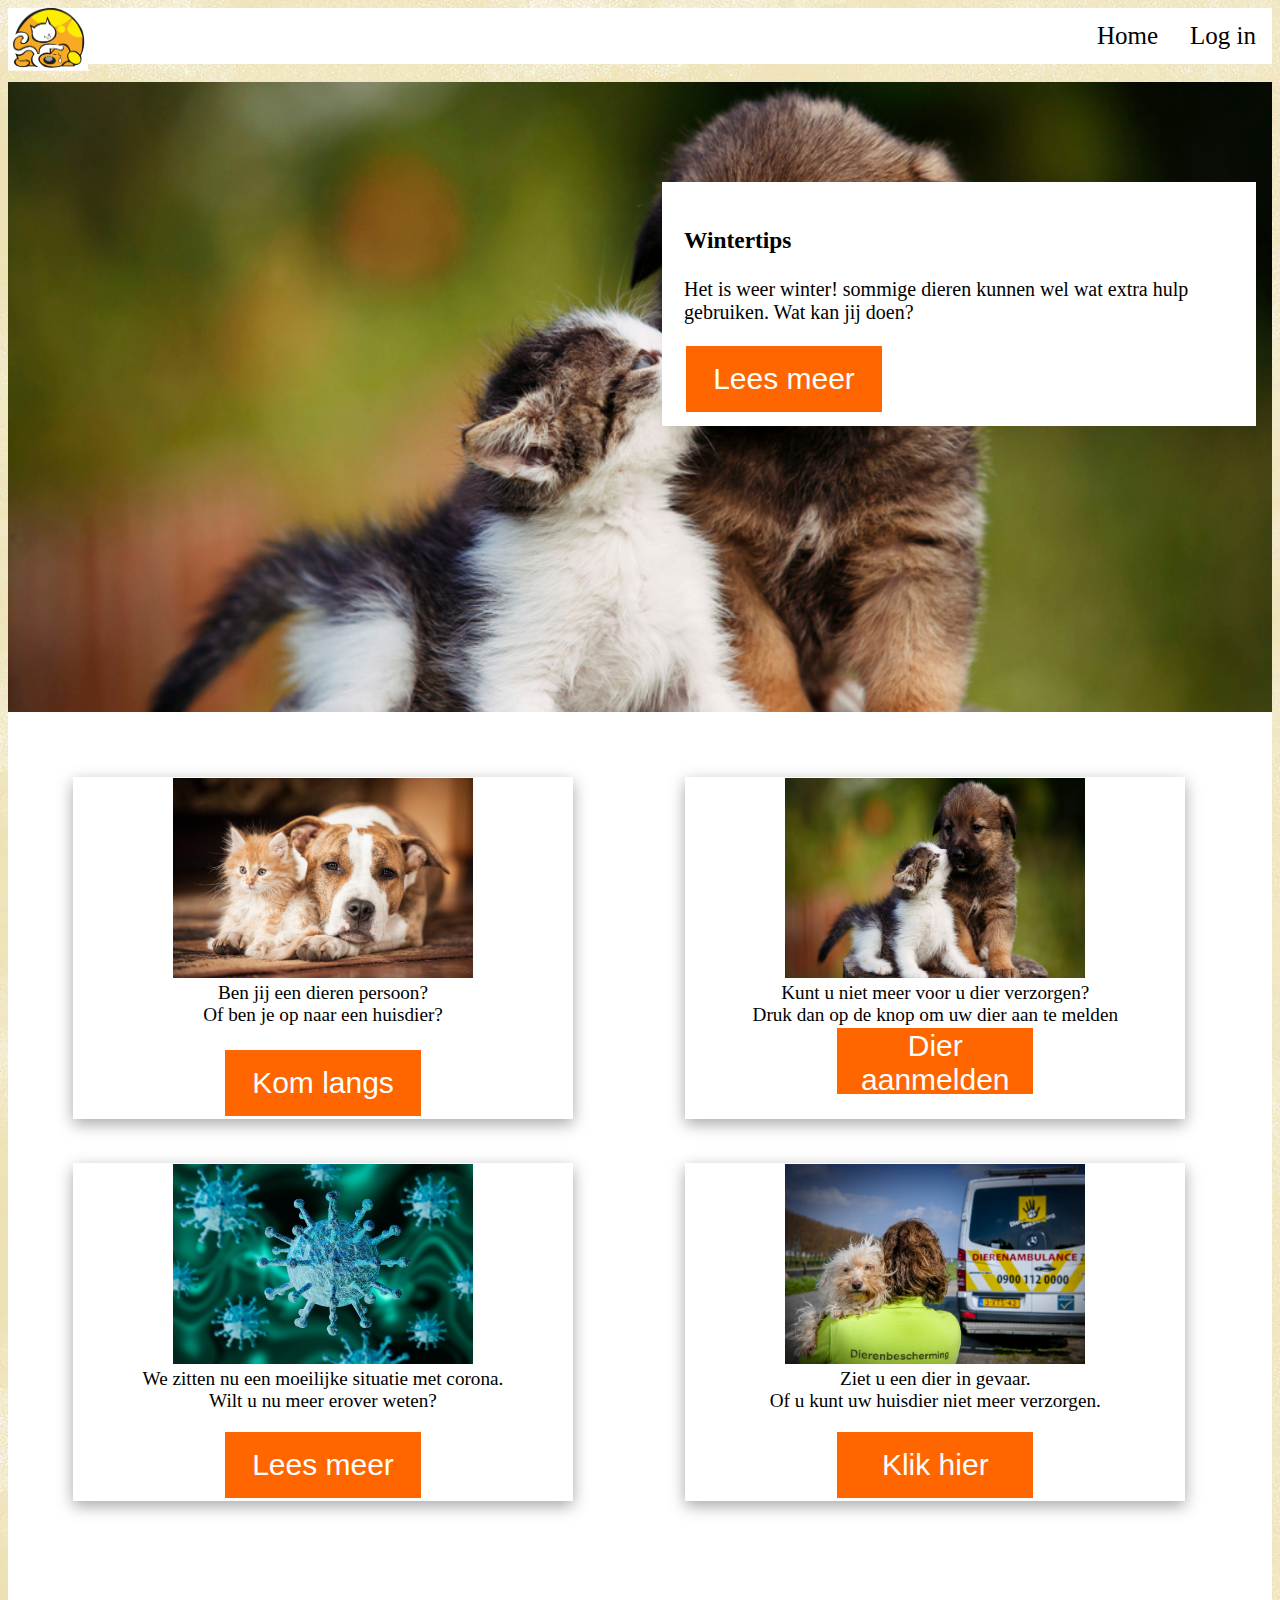
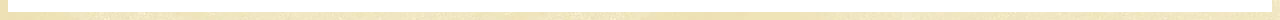
<file: index.html>
<!DOCTYPE html>
<html lang="en">
<head>
    <meta charset="UTF-8">
    <meta http-equiv="X-UA-Compatible" content="IE=edge">
    <meta name="viewport" content="width=device-width, initial-scale=1.0">
    <title>Home</title>
    <link rel="stylesheet" href="index.css">
</head>
<body>
    <nav class="navClass">
        <header><img class="logo" src="img/logo.png"></header>
        <ul>
            <li><a href="login.html" class="login">Log in</a> </li>
            <li><a href="index.html" class="active">Home</a></li>
        </ul>
    </nav>
    <br>
    <section class="sec1">
        <div class="wrapper">
            <div class="div1"><h3>Wintertips</h3><p>Het is weer winter! sommige dieren kunnen wel wat extra hulp <br> gebruiken. Wat kan jij doen?</p>
                <button class="button">Lees meer</button>
            </div>
        </div>
    </section>
    <section class="sec2">
        <div class="grid-container2">
            <div class="a">
                <img class="test1" src="img/img2.jpg">
                <p>Ben jij een dieren persoon? <br> Of ben je op naar een huisdier? <br><br></p>
                <a href="https://www.cylex.nl/bedrijf/dierenopvang-rijnmond-11014639.html" target="_blank"><button class="button">Kom langs</button></a>
            </div>
            <div class="b">
                <img class="test1" src="img/img1.jpeg">
                <p>Kunt u niet meer voor u dier verzorgen? <br> Druk dan op de knop om uw dier aan te melden</p>
                <a href="https://86888.ict-lab.nl/dieren/klant.html" target="_blank"><button class="button">Dier aanmelden</button></a> 
            </div>
            <div class="c">
               <img class="test1" src="img/corona.jpg">
               <p>We zitten nu een moeilijke situatie met corona. <br> Wilt u nu meer erover weten?</p><br>
               <a href="https://en.wikipedia.org/wiki/Corona" target="_blank"><button class="button">Lees meer</button></a> 
            </div>
            <div class="d">
               <img class="test1" src="img/bescherming.jpg">
               <p>Ziet u een dier in gevaar. <br> Of u kunt uw huisdier niet meer verzorgen.</p><br>
               <a href="https://www.dierenbescherming.nl/wat-wij-doen/ons-werk/hulp-aan-dieren/dierenambulances" target="_blank"><button class="button">Klik hier</button></a>
            </div>
            
          </div><br><br>                  
    </section>

</body>
</html>
</file>
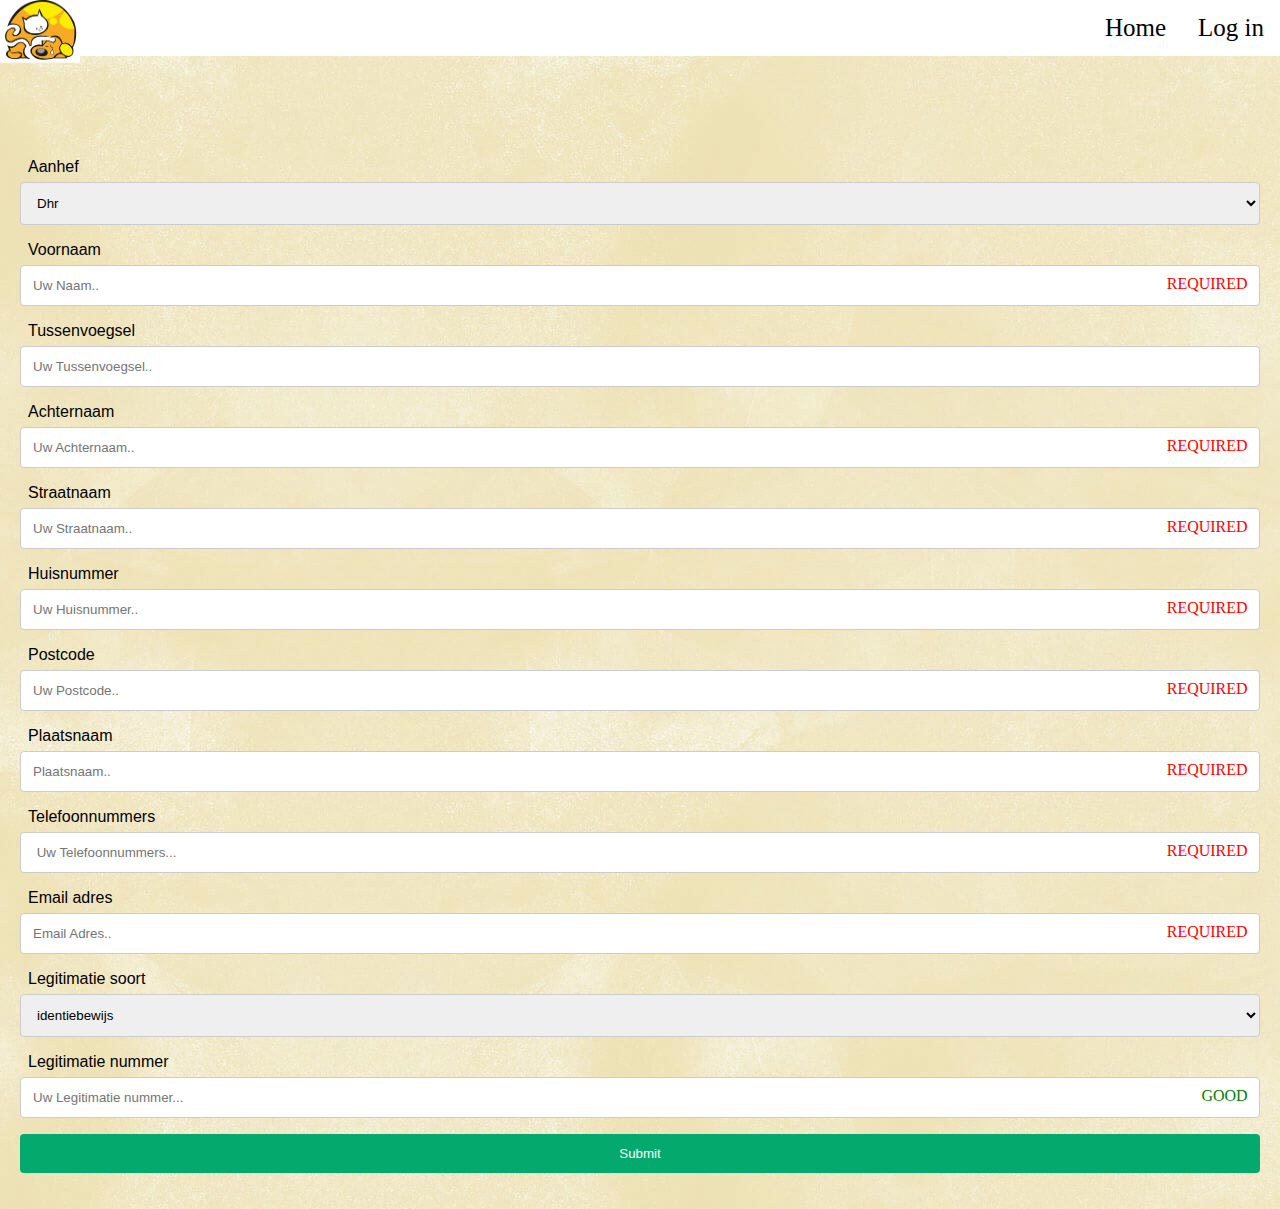
<file: klant.html>
<!DOCTYPE html>
<html lang="en">

<head>
    <meta charset="UTF-8">
    <meta http-equiv="X-UA-Compatible" content="IE=edge">
    <meta name="viewport" content="width=device-width, initial-scale=1.0">
    <title>Opdracht3</title>
    <link rel="stylesheet" href="style.css">
</head>

<body>
    <nav class="navClass">
        <header><img class="logo" src="img/logo.png"></header>
        <ul>
            <li><a href="login.html" class="login">Log in</a> </li>
            <li><a href="index.html" class="active">Home</a></li>
        </ul>
    </nav>
    <br>
    <div class="container">
        <form name="clientform" method="post" action="insert.php">
            <label for="aanhef"> Aanhef </label>
            <select id="aanhef" name="aanhef">
                <option value="Man">Dhr</option>
                <option value="vrouw">Mevrouw</option>
            </select>
            <br>
            <label for="vname">Voornaam</label>
            <div class="wrapper">
                <input type="text" id="vname" name="firstname" placeholder="Uw Naam.." required="required" />
                <span class="vnamespan"></span>
            </div>
            <label for="vname">Tussenvoegsel</label>
            <input type="text" id="tussen" name="tussen" placeholder="Uw Tussenvoegsel.." />

            <label for="aname">Achternaam</label>
            <div class="wrapper">
                <input type="text" id="lname" name="lastname" placeholder="Uw Achternaam.." required="required" />
                <span class="anamespan"></span>
            </div>
            <label for="snaam">Straatnaam</label>
            <div class="wrapper">
                <input type="text" id="sname" name="straatnaam" placeholder="Uw Straatnaam.." required="required" />
                <span class="snamespan"></span>
            </div>
            <label for="hnummer">Huisnummer</label>
                <div class="wrapper">
                <input type="number" id="hnummer" name="huisnummer" placeholder="Uw Huisnummer.." required="required" />
                <span class="hnumberspan"></span>
                </div>


            <label for="postcode">Postcode</label> 
            <div class="wrapper">
                <input type="text" id="postcode" name="postcode" placeholder="Uw Postcode.." pattern="[\d]{4}[A-Z]{2}" required="required" />
                <span class="postspan"></span>
            </div>

            <label for="pnaam">Plaatsnaam</label>
            <div class="wrapper">
                <input type="text" id="pnaam" name="plaatsnaam" placeholder="Plaatsnaam.." required="required" />
                <span class="placespan"></span>
            </div>


            <label for="tele">Telefoonnummers</label>
            <div class="wrapper">
                <input type="number" id="telefoon" name="telefoonnummers" placeholder=" Uw Telefoonnummers..." pattern="[\d]{10}" required="required" />
                <span class="telespan"></span>
            </div>


            <label for="email">Email adres</label>
            <div class="wrapper">
            <input type="email" id="email" name="email" placeholder="Email Adres.." required="required" />
            <span class="emailspan"></span>
            </div>

            <label for="Legitimatie"> Legitimatie soort </label>
            <select id="Legitimatie" name="legitimatie">
                <option value="Identiebewijs">identiebewijs</option>
                <option value="Paspoort">Paspoort</option>
                <option value="Rijbewijs">Rijbewijs</option>
            </select>
            <label for="Legitimatie">Legitimatie nummer</label>
            <div class="wrapper">
            <input type="number" id="legitimatie" name="legitimatie_nummer" placeholder="Uw Legitimatie nummer...">
            <span class="legitimatiespan"></span>
            </div>


            <input type="submit" value="Submit">

        </form>
    </div>
</body>

</html>
</file>
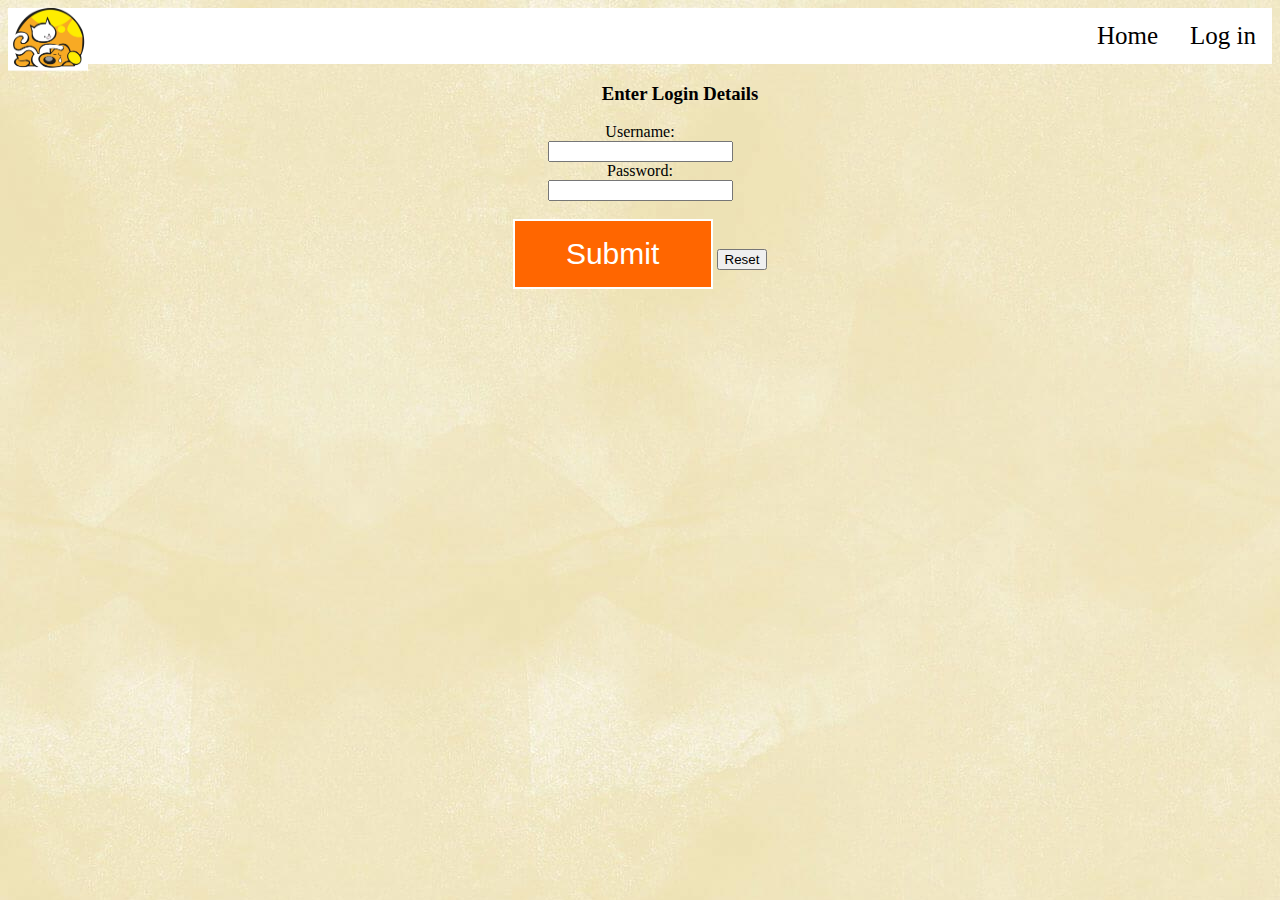
<file: login.html>
<html>
<head>
<title>User Login</title>
<link rel="stylesheet" href="index.css">
</head>
<body>
    <nav class="navClass">
        <header><img class="logo" src="img/logo.png"></header>
        <ul>
            <li><a href="login.html" class="login">Log in</a> </li>
            <li><a href="index.html" class="active">Home</a></li>
        </ul>
    </nav>
<form name="frmUser" method="post" action="login.php" align="center">
<div class="message"><?php if($message!="") { echo $message; } ?></div>
<h3 align="center">Enter Login Details</h3>
 Username:<br>
 <input type="text" name="username" required>
 <br>
 Password:<br>
<input type="password" name="password" required>
<br><br>
<input type="submit" name="submit" value="Submit" class="button">
<input type="reset">
</form>
</body>
</html>
</file>
<file: index.css>
body {
  background: url(img/background.png);
}
.navClass {
  position: sticky;
  top: 0;
}
ul {
  list-style-type: none;
  margin: 0;
  padding: 0;
  overflow: hidden;
  background-color: #ffffff;
}

li a {
  display: block;
  color: black;
  padding: 14px 16px;
  text-decoration: none;
  font-size: 25px;
  text-align: center;
}

li a:hover {
  background-color: orange;
}
header {
  box-sizing: border-box;
}
section {
  width: 100%;
  height: 70vh;
}
section.sec1 {
  background: url(img/img1.jpeg);
  background-size: cover;
  color: white;
}
section.sec2 {
  padding: 50px;
  box-sizing: border-box;
  height: auto;
  background-color: #ffffff;
  height: 100vh;
  background-size: cover;
}
section.sec2 p {
  font-size: 1.2em;
  margin: 0;
  padding: 0;
  color: black;
}
section.sec2 div {
  padding: 1px;
  box-sizing: border-box;
  margin: 7px;
}
.wrapper {
  display: grid;
  grid-template-columns: 70% 30%;
  grid-column-gap: 1em;
  grid-row-gap: 1em;
  grid-gap: 1em;
  color: black;
  float: right;
  margin-top: 100px;
}
.wrapper > div {
  background: white;
  padding: 1em;
  border: 2px solid white;
}
.wrapper > div:nth-child(old) {
  background: aliceblue;
}
.logo {
  float: left;
  width: 80px;
  height: 80px;
}
.div1 {
  height: 200px;
  width: 550px;
  font-size: 20px;
}
.button {
  background-color: rgb(255, 102, 0);
  color: #ffffff;
  border: 2px solid white;
  height: 70px;
  width: 200px;
  font-size: 30px;
}
.a {
  grid-area: menu;
  max-width: 500px;
}
.b {
  grid-area: main;
  max-width: 500px;
}
.c {
  grid-area: side1;
  max-width: 500px;
}
.d {
  grid-area: side2;
  max-width: 500px;
}

.grid-container2 {
  display: grid;
  grid-template-areas:
    "menu menu menu menu main main main"
    "menu menu menu menu main main main"
    "side1 side1 side1 side1 side2 side2 side2"
    "side1 side1 side1 side1 side2 side2 side2";
  grid-gap: 30px;
}

.grid-container2 > div {
  text-align: center;
  padding: 20px 0;
  box-shadow: rgba(0, 0, 0, 0.35) 0px 5px 15px;
  background-color: white;
}
.test1 {
  height: 200px;
  width: 300px;
}
.active
{
  float: right;
}
.login
{
  float: right;
}
#key
{
  margin-left: 45% ;
  font-family: Arial, Helvetica, sans-serif;
  font-size: medium;
  text-align: center;
}
#key2
{
  padding-right: 15%;
  font-family: Arial, Helvetica, sans-serif;
  font-size: medium;
  text-align: center;
  margin-left: 17% ;
  width: 80%;
}
.button:hover
{
  background-color:rgb(255, 166, 0);
}
</file>
<file: style.css>
body
{
  background: url(img/background.png);
    margin: 0;
    padding: 0;
    font-family: Poppins;
}
.navClass {
  position: flex;
  top: 0;
}
ul {
  list-style-type: none;
  margin: 0;
  padding: 0;
  overflow: hidden;
  background-color: #ffffff;
}

li a {
  display: block;
  color: black;
  padding: 14px 16px;
  text-decoration: none;
  font-size: 25px;
  text-align: center;
}

li a:hover {
  background-color: orange;
}
header {
  box-sizing: border-box;
}
section {
  width: 100%;
  height: 70vh;
}
section.sec1 {
  background: url(img/img1.jpeg);
  background-size: cover;
  color: white;
}
.logo {
  float: left;
  width: 80px;
  height: 80px;
}
.active
{
  float: right;
}
.login
{
  float: right;
}

/* Style inputs with type="text", select elements and textareas */
input, select, textarea {
    width: 100%;
    padding: 12px; /* Some padding */ 
    border: 1px solid #ccc; /* Gray border */
    border-radius: 4px; /* Rounded borders */
    box-sizing: border-box; /* Make sure that padding and width stays in place */
    margin-top: 6px; /* Add a top margin */
    margin-bottom: 16px; /* Bottom margin */
    resize: vertical /* Allow the user to vertically resize the textarea (not horizontally) */
  }
  
  
  /* Style the submit button with a specific background color etc */
  input[type=submit] {
    background-color: #04AA6D;
    color: white;
    padding: 12px 20px;
    border: none;
    border-radius: 4px;
    cursor: pointer;
  }
  
  /* When moving the mouse over the submit button, add a darker green color */
  input[type=submit]:hover {
    background-color: #45a049;
  }
  
  /* Add a background color and some padding around the form */
  .container {
    border-radius: 5px;
    padding: 20px;
    margin-top: 5%;
  }
  input{
    width: 100%;
    padding: 12px; /* Some padding */ 
    border: 1px solid #ccc; /* Gray border */
    border-radius: 4px; /* Rounded borders */
    box-sizing: border-box; /* Make sure that padding and width stays in place */
    margin-top: 6px; /* Add a top margin */
    margin-bottom: 16px; /* Bottom margin */
    resize: vertical ;/* Allow the user to vertically resize the textarea (not horizontally) */
    display: block;
    position: relative;
    overflow: hidden;
  }
  .wrapper span{
      color: turquoise;
      border: 5 solid turquoise;
      position: absolute;
      right: 1%;
      top: 25%;
      display: inline;
  }

  .wrapper
  {
      position: relative;
  }
  input:valid + span::before
  {
      content: "GOOD";
      color: green;
  }
  input:invalid + span::before
  {
    content: "REQUIRED";
    color: red;
  }

  label {
    padding: 0.5rem;
    font-family: sans-serif;
    border-radius: 0.3rem;
    cursor: pointer;
    margin-top: 1rem;
  }
</file>
